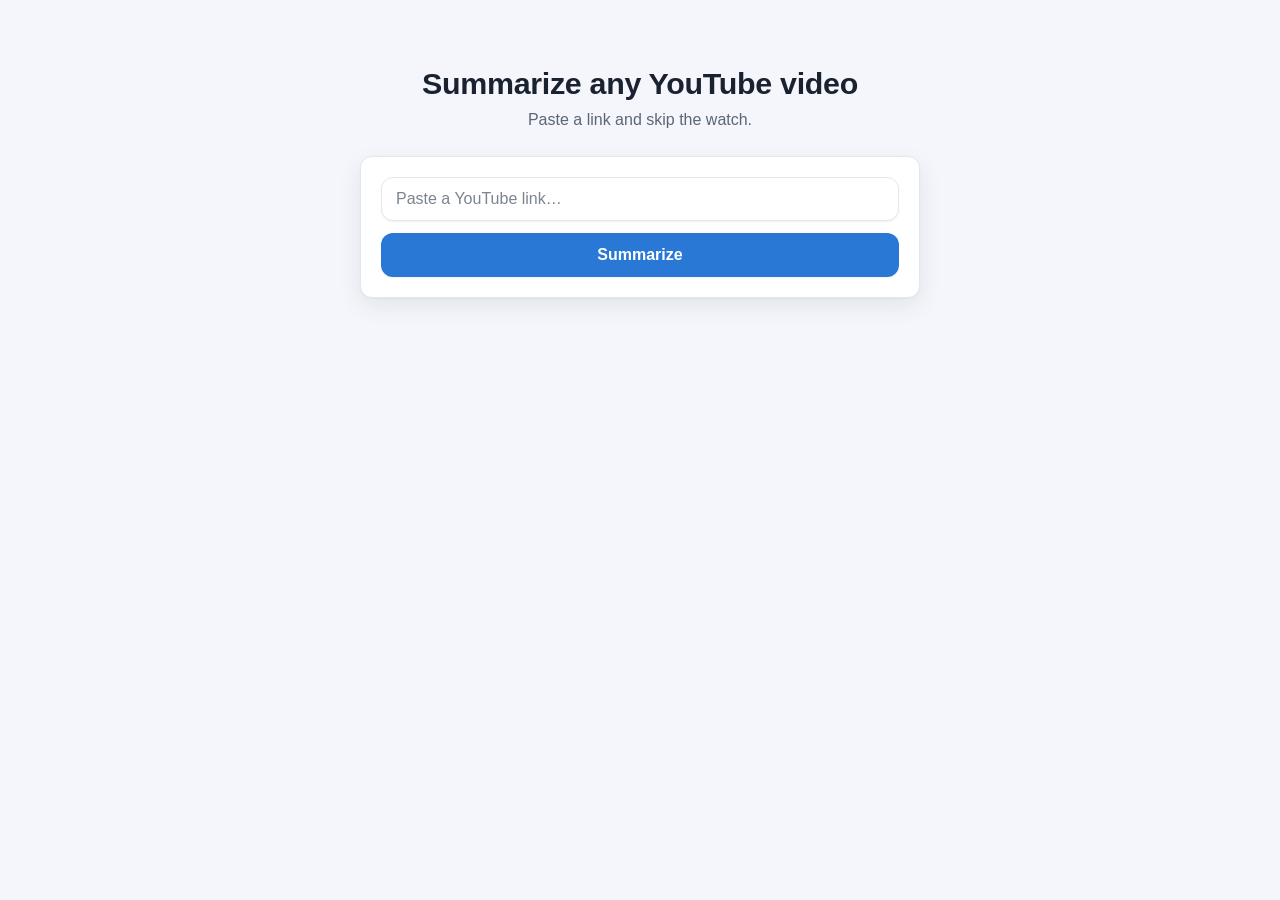
<file: public/index.html>
<!DOCTYPE html>
<html lang="en">
<head>
  <meta charset="UTF-8" />
  <!-- Mobile-first: ensure proper scaling on phones -->
  <meta name="viewport" content="width=device-width, initial-scale=1" />
  <meta name="description" content="TLDW — paste a YouTube link and get a TL;DR, key points, and a cheat sheet. Skip the watch." />
  <title>TLDW — Summarize any YouTube video</title>
  <link rel="stylesheet" href="style.css" />
</head>
<body>
  <!--
    ELEMENT CONTRACT (kept in sync with the id list documented at the top of app.js):
      #summarize-form  — wraps the input + button so Enter submits naturally
      #url-input       — the YouTube link text field
      #summarize-btn   — primary submit button
      #error           — inline error area (aria-live), hidden by default
      #loading         — loading area (spinner + rotating status), hidden by default
      #status-text     — the rotating status line inside #loading (aria-live)
      #results         — results area, hidden by default
      #cached-pill     — subtle "loaded instantly" pill, hidden unless cached
      #tldr-text       — the TL;DR paragraph
      #keypoints-list  — the Key Points <ul>
      #cheatsheet-list — the Cheat Sheet <ul>
      .copy-btn[data-target] — per-card Copy buttons (data-target points at the content id)
      #reset-btn       — "Summarize another" control that resets to the input view
  -->
  <main class="card" role="main">
    <!-- Heading + subtitle -->
    <header class="card__head">
      <h1 class="title">Summarize any YouTube video</h1>
      <p class="subtitle">Paste a link and skip the watch.</p>
    </header>

    <!-- Input + submit. A real <form> so pressing Enter submits naturally. -->
    <form id="summarize-form" class="form" novalidate>
      <label for="url-input" class="visually-hidden">YouTube video link</label>
      <input
        id="url-input"
        name="url"
        class="input"
        type="text"
        inputmode="url"
        autocomplete="off"
        autocapitalize="off"
        spellcheck="false"
        placeholder="Paste a YouTube link…"
        aria-describedby="error"
      />
      <button id="summarize-btn" class="btn btn--primary" type="submit">
        Summarize
      </button>
    </form>

    <!-- Inline error area. aria-live so screen readers announce it. Hidden by default. -->
    <p id="error" class="error" role="alert" aria-live="assertive" hidden></p>

    <!-- Loading area: spinner + rotating status text. Hidden by default. -->
    <div id="loading" class="loading" aria-live="polite" hidden>
      <span class="spinner" aria-hidden="true"></span>
      <span id="status-text" class="status-text">Grabbing the transcript…</span>
    </div>

    <!-- Results area: three labeled cards, each with a Copy button. Hidden by default. -->
    <section id="results" class="results" aria-live="polite" hidden>
      <!-- Subtle pill shown only when the server returns cached: true -->
      <p id="cached-pill" class="pill" hidden>⚡ Loaded instantly</p>

      <!-- TL;DR -->
      <article class="result-card">
        <div class="result-card__head">
          <h2 class="result-card__label">TL;DR</h2>
          <button class="copy-btn" type="button" data-target="tldr-text" aria-label="Copy TL;DR">
            Copy
          </button>
        </div>
        <p id="tldr-text" class="tldr"></p>
      </article>

      <!-- Key Points -->
      <article class="result-card">
        <div class="result-card__head">
          <h2 class="result-card__label">Key Points</h2>
          <button class="copy-btn" type="button" data-target="keypoints-list" aria-label="Copy key points">
            Copy
          </button>
        </div>
        <ul id="keypoints-list" class="bullets"></ul>
      </article>

      <!-- Cheat Sheet -->
      <article class="result-card">
        <div class="result-card__head">
          <h2 class="result-card__label">Cheat Sheet</h2>
          <button class="copy-btn" type="button" data-target="cheatsheet-list" aria-label="Copy cheat sheet">
            Copy
          </button>
        </div>
        <ul id="cheatsheet-list" class="bullets"></ul>
      </article>

      <!-- Reset back to the input view -->
      <button id="reset-btn" class="btn btn--ghost" type="button">
        Summarize another
      </button>
    </section>
  </main>

  <!-- Frontend logic. defer so the DOM is ready before it runs. -->
  <script src="app.js" defer></script>
</body>
</html>
</file>
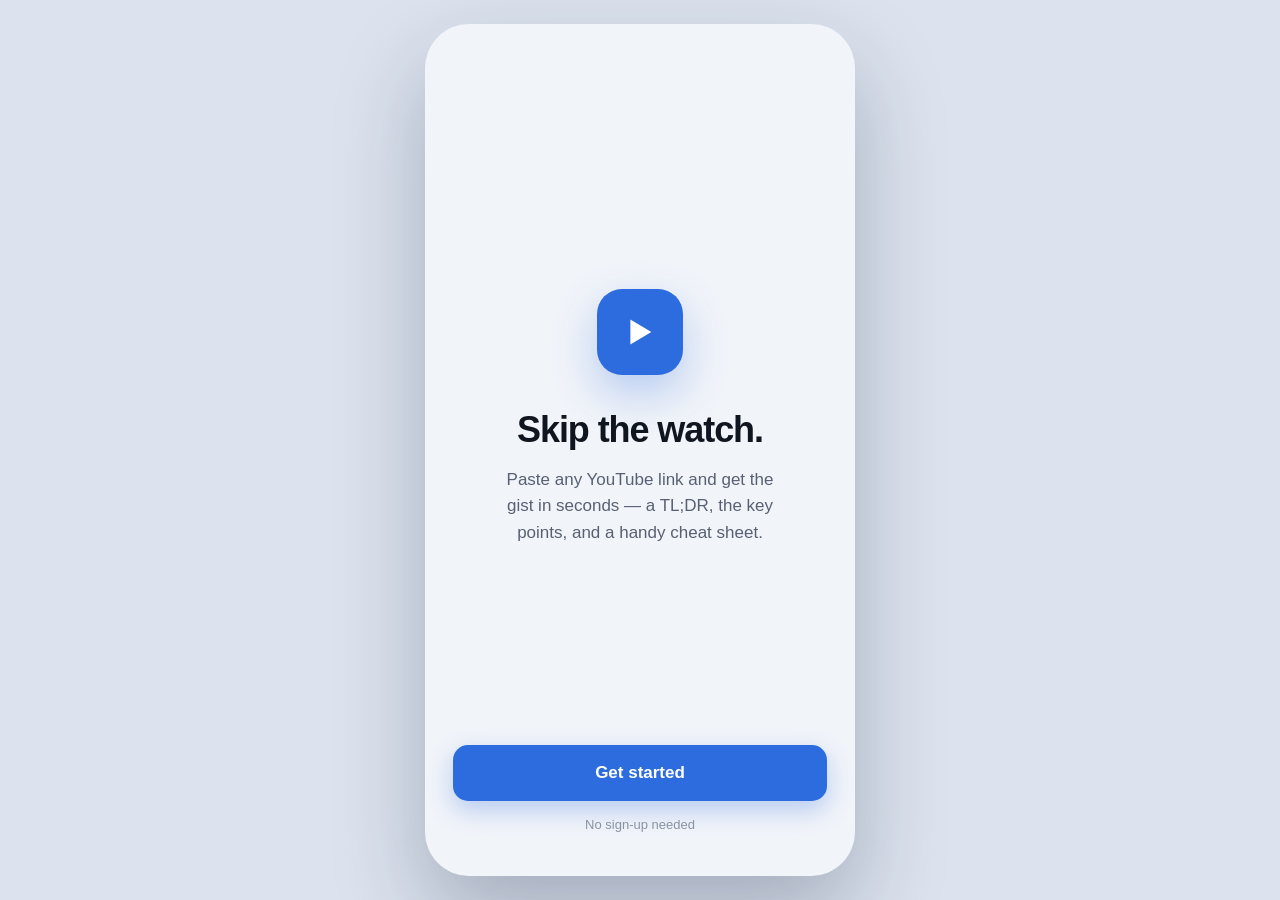
<file: public/app/index.html>
<!DOCTYPE html>
<html lang="en">
<head>
  <meta charset="UTF-8" />
  <!-- viewport-fit=cover is required for env(safe-area-inset-*) on iPhone -->
  <meta name="viewport" content="width=device-width, initial-scale=1, viewport-fit=cover" />
  <meta name="description" content="Gistly — paste a YouTube link and get the gist: a TL;DR, key points, and a cheat sheet." />
  <title>Gistly</title>

  <!-- iOS standalone / home-screen app -->
  <meta name="apple-mobile-web-app-capable" content="yes" />
  <meta name="mobile-web-app-capable" content="yes" />
  <meta name="apple-mobile-web-app-status-bar-style" content="default" />
  <meta name="apple-mobile-web-app-title" content="Gistly" />
  <meta name="theme-color" content="#F1F4F9" media="(prefers-color-scheme: light)" />
  <meta name="theme-color" content="#0E1218" media="(prefers-color-scheme: dark)" />

  <link rel="manifest" href="manifest.webmanifest" />
  <link rel="icon" href="icon.svg" type="image/svg+xml" />
  <link rel="apple-touch-icon" href="icon.svg" />
  <link rel="stylesheet" href="style.css" />
  <script src="app.js" defer></script>
</head>
<body>
<div id="app">

  <!-- ============================ WELCOME ============================ -->
  <section class="screen screen--welcome" id="screen-welcome">
    <div class="welcome-center">
      <div class="welcome-mark">
        <svg width="34" height="34" viewBox="0 0 12 12" aria-hidden="true"><polygon points="2.6,1.6 10,6 2.6,10.4" fill="#fff"></polygon></svg>
      </div>
      <h1 class="welcome-title">Skip the watch.</h1>
      <p class="welcome-sub">Paste any YouTube link and get the gist in seconds — a TL;DR, the key points, and a handy cheat sheet.</p>
    </div>
    <button class="btn-primary" id="welcome-start" type="button">Get started</button>
    <div class="welcome-note">No sign-up needed</div>
  </section>

  <!-- ============================ HOME ============================ -->
  <section class="screen screen--home" id="screen-home" hidden>
    <div class="home-head">
      <div class="brand">
        <span class="brand-mark"><svg width="11" height="11" viewBox="0 0 12 12" aria-hidden="true"><polygon points="2.6,1.6 10,6 2.6,10.4" fill="#fff"></polygon></svg></span>
        <span class="brand-name">Gistly</span>
      </div>
      <button class="icon-btn" id="home-history-btn" type="button" aria-label="History">
        <svg width="20" height="20" viewBox="0 0 24 24" fill="none" aria-hidden="true"><circle cx="12" cy="12" r="9" stroke="currentColor" stroke-width="1.8"></circle><path d="M12 7v5l3.5 2" stroke="currentColor" stroke-width="1.8" stroke-linecap="round" stroke-linejoin="round"></path></svg>
      </button>
    </div>

    <div class="home-body">
      <h1 class="home-h1">Summarize any video.</h1>
      <p class="home-tag">Paste a link and skip the watch.</p>

      <div class="paste-box" id="home-paste">
        <span class="ic"><svg width="18" height="18" viewBox="0 0 20 20" fill="none" aria-hidden="true"><path d="M8.6 11.4a3 3 0 0 0 4.24 0l2.5-2.5a3 3 0 1 0-4.24-4.24l-1 1" stroke="currentColor" stroke-width="1.6" stroke-linecap="round"></path><path d="M11.4 8.6a3 3 0 0 0-4.24 0l-2.5 2.5a3 3 0 1 0 4.24 4.24l1-1" stroke="currentColor" stroke-width="1.6" stroke-linecap="round"></path></svg></span>
        <input class="txt" id="home-input" type="text" inputmode="url" autocomplete="off" autocapitalize="off" spellcheck="false" placeholder="Paste a YouTube link…" aria-label="YouTube link" />
      </div>

      <button class="btn-primary" id="home-submit" type="button">Summarize<span class="arrow">→</span></button>

      <div class="home-nudge" id="home-nudge" hidden></div>

      <div class="chips" id="home-chips"></div>
    </div>

    <div class="share-hint">
      <span class="emoji">⚡</span>
      <span class="copy">Watching on YouTube? Tap <b>Share → Gistly</b> and the summary opens instantly.</span>
    </div>
  </section>

  <!-- ============================ LOADING ============================ -->
  <section class="screen screen--loading" id="screen-loading" hidden>
    <div class="load-thumb" id="load-thumb" hidden>
      <img id="load-thumb-img" alt="" />
      <div class="shim"></div>
    </div>
    <div class="spinner" aria-hidden="true"></div>
    <div class="load-msg" id="load-msg" aria-live="polite">Grabbing the transcript…</div>
    <div class="load-sub">Just a few seconds…</div>
    <button class="load-cancel" id="load-cancel" type="button">Cancel</button>
  </section>

  <!-- ============================ RESULT ============================ -->
  <section class="screen screen--result" id="screen-result" hidden>
    <div class="result-bar">
      <button class="icon-btn icon-btn--sm" id="result-back" type="button" aria-label="Back">
        <svg width="11" height="18" viewBox="0 0 12 20" fill="none" aria-hidden="true"><path d="M10 2L2 10l8 8" stroke="currentColor" stroke-width="2.4" stroke-linecap="round" stroke-linejoin="round"></path></svg>
      </button>
      <div class="actions">
        <button class="icon-btn icon-btn--sm" id="result-fav" type="button" aria-label="Favorite"></button>
        <button class="icon-btn icon-btn--sm" id="result-share" type="button" aria-label="Share">
          <svg width="18" height="18" viewBox="0 0 24 24" fill="none" aria-hidden="true"><path d="M12 15V3m0 0L8 7m4-4 4 4" stroke="currentColor" stroke-width="1.8" stroke-linecap="round" stroke-linejoin="round"></path><path d="M5 12v7a1 1 0 0 0 1 1h12a1 1 0 0 0 1-1v-7" stroke="currentColor" stroke-width="1.8" stroke-linecap="round"></path></svg>
        </button>
      </div>
    </div>

    <div class="result-head">
      <div class="thumb"><img id="result-thumb-img" alt="" /></div>
      <div class="meta-wrap">
        <div class="result-title" id="result-title"></div>
        <div class="result-meta" id="result-meta"></div>
      </div>
    </div>

    <section class="card card--tldr">
      <div class="card-head">
        <span class="card-label">TL;DR</span>
        <button class="copy-btn" id="copy-tldr" type="button">Copy</button>
      </div>
      <p class="tldr-text" id="result-tldr"></p>
    </section>

    <section class="card">
      <div class="card-head">
        <span class="card-label">Key Points</span>
        <button class="copy-btn" id="copy-points" type="button">Copy</button>
      </div>
      <ul class="bullets" id="result-points"></ul>
    </section>

    <section class="card">
      <div class="card-head">
        <span class="card-label">Cheat Sheet</span>
        <button class="copy-btn" id="copy-cheat" type="button">Copy</button>
      </div>
      <ul class="bullets bullets--cheat" id="result-cheat"></ul>
    </section>

    <button class="btn-primary result-again" id="result-again" type="button"><span class="arrow">↻</span>Summarize another</button>

    <!-- share-out bottom sheet -->
    <div class="sheet-overlay" id="shareout" hidden>
      <div class="sheet" role="dialog" aria-label="Share summary">
        <button class="sheet-grab" id="shareout-close" type="button" aria-label="Close"></button>
        <div class="sheet-label">Share summary</div>
        <div class="sheet-preview">
          <div class="tag" id="shareout-tag">TL;DR</div>
          <div class="body" id="shareout-tldr"></div>
        </div>
        <div class="sheet-actions">
          <button class="sheet-btn-ghost" id="shareout-copy" type="button">Copy as text</button>
          <button class="sheet-btn-fill" id="shareout-share" type="button">Share</button>
        </div>
      </div>
    </div>
  </section>

  <!-- ============================ HISTORY ============================ -->
  <section class="screen screen--history" id="screen-history" hidden>
    <div class="history-head">
      <button class="icon-btn icon-btn--sm" id="history-back" type="button" aria-label="Back">
        <svg width="11" height="18" viewBox="0 0 12 20" fill="none" aria-hidden="true"><path d="M10 2L2 10l8 8" stroke="currentColor" stroke-width="2.4" stroke-linecap="round" stroke-linejoin="round"></path></svg>
      </button>
      <h1 class="history-h1">History</h1>
      <span class="history-offline">Available offline</span>
    </div>

    <div class="search">
      <span class="ic"><svg width="17" height="17" viewBox="0 0 20 20" fill="none" aria-hidden="true"><circle cx="9" cy="9" r="6.5" stroke="currentColor" stroke-width="1.7"></circle><path d="M14 14l4 4" stroke="currentColor" stroke-width="1.7" stroke-linecap="round"></path></svg></span>
      <input id="history-search" type="text" placeholder="Search your summaries" aria-label="Search summaries" autocomplete="off" />
    </div>

    <div class="history-list" id="history-list"></div>
    <div class="history-empty" id="history-empty" hidden></div>
  </section>

</div>
</body>
</html>
</file>
<file: public/style.css>
/* TLDW — public/style.css
   Clean, minimal, mobile-first. One accent color only (#2a78d6).
   All colors live in CSS custom properties so dark mode is a single override.
   Selectors below match the exact ids/classes in index.html; app.js only toggles
   the `hidden` attribute (see the [hidden] rule) and the .copied feedback class. */

/* ----------------------------------------------------------------------------
   DESIGN TOKENS (light mode defaults)
   -------------------------------------------------------------------------- */
:root {
  /* The single accent color, plus a darker shade for hover/active states. */
  --accent: #2a78d6;
  --accent-hover: #2266bd;
  --accent-contrast: #ffffff; /* text on top of the accent */

  /* Surfaces & text */
  --bg: #f4f6fb;          /* soft page background */
  --surface: #ffffff;     /* card surface */
  --surface-muted: #eef2f8; /* pills, subtle fills */
  --border: #e2e8f0;      /* hairline borders */
  --text: #1a2230;        /* primary text */
  --text-muted: #5b6675;  /* secondary text */

  /* Status accents (kept neutral / accent-tinted — no second brand color) */
  --error: #c0392b;
  --error-bg: #fdecea;
  --success: #2e7d51;     /* only used for the small "copied!" tick */

  /* Shape & depth */
  --radius: 12px;
  --radius-sm: 8px;
  --tap: 44px;            /* minimum tap target */
  --shadow: 0 1px 2px rgba(16, 24, 40, 0.04),
            0 8px 24px rgba(16, 24, 40, 0.08);
  --shadow-sm: 0 1px 2px rgba(16, 24, 40, 0.06);

  /* Focus ring (accessible, accent-tinted) */
  --focus-ring: 0 0 0 3px rgba(42, 120, 214, 0.35);

  --font: -apple-system, BlinkMacSystemFont, "Segoe UI", Roboto, sans-serif;
}

/* ----------------------------------------------------------------------------
   DARK MODE — clean override, same accent, dark surfaces, legible text
   -------------------------------------------------------------------------- */
@media (prefers-color-scheme: dark) {
  :root {
    --accent: #2a78d6;
    --accent-hover: #3a86e0;
    --accent-contrast: #ffffff;

    --bg: #0f141b;
    --surface: #1a212c;
    --surface-muted: #232c39;
    --border: #2c3644;
    --text: #e7ecf3;
    --text-muted: #9aa6b4;

    --error: #ff8a7a;
    --error-bg: #3a1f1c;
    --success: #74d39d;

    --shadow: 0 1px 2px rgba(0, 0, 0, 0.4),
              0 8px 24px rgba(0, 0, 0, 0.5);
    --shadow-sm: 0 1px 2px rgba(0, 0, 0, 0.4);
    --focus-ring: 0 0 0 3px rgba(58, 134, 224, 0.45);
  }
}

/* ----------------------------------------------------------------------------
   BASE / RESET
   -------------------------------------------------------------------------- */
*,
*::before,
*::after {
  box-sizing: border-box;
}

html {
  -webkit-text-size-adjust: 100%;
}

body {
  margin: 0;
  min-height: 100vh;
  display: flex;
  flex-direction: column;
  align-items: center;
  justify-content: flex-start;
  padding: 24px 16px 48px;
  background: var(--bg);
  color: var(--text);
  font-family: var(--font);
  font-size: 16px;
  line-height: 1.5;
  -webkit-font-smoothing: antialiased;
}

/* The `hidden` attribute must always win, even over the flex layouts below
   (.loading/.results/.pill use display:flex/inline-flex). app.js toggles
   el.hidden to show/hide each area. */
[hidden] {
  display: none !important;
}

/* Visually-hidden but screen-reader-accessible (the input's <label>). */
.visually-hidden {
  position: absolute;
  width: 1px;
  height: 1px;
  padding: 0;
  margin: -1px;
  overflow: hidden;
  clip: rect(0 0 0 0);
  white-space: nowrap;
  border: 0;
}

/* ----------------------------------------------------------------------------
   CENTERED CARD (mobile-first; comfortable max width on desktop)
   -------------------------------------------------------------------------- */
.card {
  width: 100%;
  max-width: 560px;
  margin: 0 auto;
}

/* ----------------------------------------------------------------------------
   HEADER (heading + subtitle)
   -------------------------------------------------------------------------- */
.card__head {
  text-align: center;
  margin-bottom: 24px;
}

.title {
  margin: 8px 0 6px;
  font-size: 1.6rem;
  line-height: 1.25;
  font-weight: 700;
  letter-spacing: -0.01em;
}

.subtitle {
  margin: 0;
  color: var(--text-muted);
  font-size: 1rem;
}

/* ----------------------------------------------------------------------------
   INPUT FORM (the <form> is the surface panel holding input + button)
   -------------------------------------------------------------------------- */
.form {
  background: var(--surface);
  border: 1px solid var(--border);
  border-radius: var(--radius);
  box-shadow: var(--shadow);
  padding: 20px;
}

.input {
  width: 100%;
  min-height: var(--tap);
  padding: 12px 14px;
  font-family: inherit;
  font-size: 1rem;
  color: var(--text);
  background: var(--surface);
  border: 1px solid var(--border);
  border-radius: var(--radius);
  box-shadow: var(--shadow-sm);
  transition: border-color 0.15s ease, box-shadow 0.15s ease;
}

.input::placeholder {
  color: var(--text-muted);
  opacity: 0.8;
}

.input:focus {
  outline: none;
  border-color: var(--accent);
  box-shadow: var(--focus-ring);
}

/* Shared button base; modifiers below set color/width. */
.btn {
  font-family: inherit;
  font-size: 1rem;
  font-weight: 600;
  border-radius: var(--radius);
  cursor: pointer;
}

/* Primary button — the single accent color */
.btn--primary {
  width: 100%;
  min-height: var(--tap);
  margin-top: 12px;
  padding: 12px 18px;
  color: var(--accent-contrast);
  background: var(--accent);
  border: none;
  box-shadow: var(--shadow-sm);
  transition: background-color 0.15s ease, transform 0.05s ease;
}

.btn--primary:hover {
  background: var(--accent-hover);
}

.btn--primary:active {
  transform: translateY(1px);
}

.btn--primary:focus-visible {
  outline: none;
  box-shadow: var(--focus-ring);
}

.btn--primary:disabled {
  opacity: 0.6;
  cursor: not-allowed;
}

/* Inline error message near the input */
.error {
  margin: 12px 0 0;
  padding: 10px 12px;
  font-size: 0.92rem;
  color: var(--error);
  background: var(--error-bg);
  border-radius: var(--radius-sm);
}

/* ----------------------------------------------------------------------------
   LOADING AREA (spinner + rotating status text)
   -------------------------------------------------------------------------- */
.loading {
  margin-top: 24px;
  display: flex;
  flex-direction: column;
  align-items: center;
  gap: 14px;
  text-align: center;
}

/* CSS keyframe spinner — accent ring on a faint track */
.spinner {
  width: 36px;
  height: 36px;
  border-radius: 50%;
  border: 3px solid var(--surface-muted);
  border-top-color: var(--accent);
  animation: spin 0.8s linear infinite;
}

@keyframes spin {
  to {
    transform: rotate(360deg);
  }
}

/* Gracefully stop the animation for motion-sensitive users */
@media (prefers-reduced-motion: reduce) {
  .spinner {
    animation-duration: 2s;
  }
}

.status-text {
  margin: 0;
  color: var(--text-muted);
  font-size: 0.98rem;
}

/* ----------------------------------------------------------------------------
   RESULTS AREA — three labeled cards, each with a corner Copy button
   -------------------------------------------------------------------------- */
.results {
  margin-top: 24px;
  display: flex;
  flex-direction: column;
  gap: 16px;
}

/* The subtle "loaded instantly" pill (shown only when cached === true) */
.pill {
  align-self: center;
  display: inline-flex;
  align-items: center;
  gap: 6px;
  margin: 0;
  padding: 6px 12px;
  font-size: 0.82rem;
  font-weight: 600;
  color: var(--accent);
  background: var(--surface-muted);
  border-radius: 999px;
}

/* A result card. position: relative so the Copy button can pin to the corner. */
.result-card {
  position: relative;
  background: var(--surface);
  border: 1px solid var(--border);
  border-radius: var(--radius);
  box-shadow: var(--shadow);
  padding: 18px 18px 20px;
}

.result-card__label {
  margin: 0 0 12px;
  /* leave room for the corner Copy button */
  padding-right: 76px;
  font-size: 0.78rem;
  font-weight: 700;
  letter-spacing: 0.06em;
  text-transform: uppercase;
  color: var(--accent);
}

.result-card .tldr {
  margin: 0;
  color: var(--text);
}

/* Readable bullet spacing for Key Points / Cheat Sheet */
.result-card .bullets {
  margin: 0;
  padding-left: 1.2em;
  color: var(--text);
}

.result-card li {
  margin-bottom: 8px;
}

.result-card li:last-child {
  margin-bottom: 0;
}

/* Corner Copy button — 44px tap target, quiet until hovered/focused */
.copy-btn {
  position: absolute;
  top: 12px;
  right: 12px;
  min-height: 36px;          /* visual size */
  min-width: 44px;           /* keep a comfortable tap width */
  padding: 6px 12px;
  font-family: inherit;
  font-size: 0.82rem;
  font-weight: 600;
  color: var(--accent);
  background: var(--surface-muted);
  border: 1px solid var(--border);
  border-radius: var(--radius-sm);
  cursor: pointer;
  transition: background-color 0.15s ease, color 0.15s ease;
}

.copy-btn:hover {
  background: var(--accent);
  color: var(--accent-contrast);
}

.copy-btn:focus-visible {
  outline: none;
  box-shadow: var(--focus-ring);
}

/* "Copied!" feedback — app.js toggles .copied for a brief moment */
.copy-btn.copied {
  color: var(--accent-contrast);
  background: var(--success);
  border-color: var(--success);
}

/* ----------------------------------------------------------------------------
   "Summarize another" reset button at the bottom of results (ghost style)
   -------------------------------------------------------------------------- */
.btn--ghost {
  align-self: center;
  min-height: var(--tap);
  display: inline-flex;
  align-items: center;
  justify-content: center;
  margin-top: 4px;
  padding: 10px 16px;
  font-size: 0.95rem;
  color: var(--accent);
  background: transparent;
  border: none;
}

.btn--ghost:hover {
  text-decoration: underline;
}

.btn--ghost:focus-visible {
  outline: none;
  box-shadow: var(--focus-ring);
}

/* ----------------------------------------------------------------------------
   DESKTOP REFINEMENT — slightly larger heading, no layout change
   -------------------------------------------------------------------------- */
@media (min-width: 600px) {
  body {
    padding-top: 56px;
  }

  .title {
    font-size: 1.9rem;
  }
}
</file>
<file: public/app/style.css>
/* Gistly — mobile app (public/app/style.css)
   Faithful port of the "Gistly Phone" design. iOS-first, light/dark via
   prefers-color-scheme, real safe-area insets (the mock's device chrome —
   status bar, dynamic island, home indicator — is intentionally stripped). */

/* ----------------------------------------------------------------------------
   THEME TOKENS  (values lifted exactly from the design's renderVals theme)
   -------------------------------------------------------------------------- */
:root {
  --acc: #2D6CDF;
  --acc-soft: color-mix(in srgb, var(--acc) 11%, #ffffff);
  --acc-ring: color-mix(in srgb, var(--acc) 30%, transparent);
  --bg: #F1F4F9;
  --card: #FFFFFF;
  --text: #101620;
  --soft: #586173;
  --faint: #8A93A3;
  --border: #E8ECF2;

  --safe-top: max(env(safe-area-inset-top), 18px);
  --safe-bottom: max(env(safe-area-inset-bottom), 16px);
  --pt: var(--safe-top);

  --font: -apple-system, BlinkMacSystemFont, 'Segoe UI', Roboto, Helvetica, Arial, sans-serif;
  --maxw: 430px;
}

@media (prefers-color-scheme: dark) {
  :root {
    --acc: #2D6CDF;
    --acc-soft: color-mix(in srgb, var(--acc) 22%, #171D25);
    --bg: #0E1218;
    --card: #171D25;
    --text: #EAEEF5;
    --soft: #9CA7B4;
    --faint: #69727F;
    --border: #262E39;
  }
}

/* ----------------------------------------------------------------------------
   RESET / SHELL
   -------------------------------------------------------------------------- */
* { box-sizing: border-box; }
html, body { margin: 0; padding: 0; }

body {
  font-family: var(--font);
  background: var(--bg);
  color: var(--text);
  -webkit-font-smoothing: antialiased;
  text-rendering: optimizeLegibility;
}

#app {
  position: relative;
  width: 100%;
  max-width: var(--maxw);
  margin: 0 auto;
  min-height: 100dvh;
  background: var(--bg);
  overflow: hidden; /* clips the bottom sheets to the app column */
}

/* On a wide screen, frame the app like a phone. */
@media (min-width: 480px) {
  body {
    background: #DCE3EE;
    display: flex;
    align-items: center;
    justify-content: center;
    min-height: 100dvh;
    padding: 24px;
  }
  @media (prefers-color-scheme: dark) { body { background: #05070b; } }
  #app {
    height: min(900px, calc(100dvh - 48px));
    min-height: 0;
    overflow-y: auto;
    border-radius: 44px;
    box-shadow: 0 40px 90px rgba(20, 33, 61, 0.28);
    scrollbar-width: none;
  }
  #app::-webkit-scrollbar { display: none; }
}

[hidden] { display: none !important; }

/* ----------------------------------------------------------------------------
   SHARED ATOMS
   -------------------------------------------------------------------------- */
.screen { min-height: 100dvh; display: flex; flex-direction: column; }
@media (min-width: 480px) { .screen { min-height: 100%; } }

.btn-primary {
  appearance: none;
  border: none;
  cursor: pointer;
  width: 100%;
  height: 56px;
  border-radius: 15px;
  background: var(--acc);
  color: #fff;
  font-size: 17px;
  font-weight: 680;
  box-shadow: 0 9px 24px var(--acc-ring);
  display: flex;
  align-items: center;
  justify-content: center;
  gap: 8px;
}
.btn-primary:active { transform: translateY(1px); }
.btn-primary .arrow { font-size: 18px; line-height: 1; }

.icon-btn {
  appearance: none;
  cursor: pointer;
  width: 44px;
  height: 44px;
  border-radius: 13px;
  border: 1px solid var(--border);
  background: var(--card);
  color: var(--soft);
  display: flex;
  align-items: center;
  justify-content: center;
  flex: none;
}
.icon-btn--sm { width: 40px; height: 40px; border-radius: 12px; color: var(--text); }

.brand { display: flex; align-items: center; gap: 8px; }
.brand-mark {
  width: 26px; height: 26px; border-radius: 8px; background: var(--acc);
  display: flex; align-items: center; justify-content: center; flex: none;
}
.brand-name { font-size: 17px; font-weight: 740; letter-spacing: -0.02em; color: var(--text); }

:focus-visible { outline: none; box-shadow: 0 0 0 3px var(--acc-ring); }

/* ----------------------------------------------------------------------------
   WELCOME
   -------------------------------------------------------------------------- */
.screen--welcome {
  box-sizing: border-box;
  padding: calc(var(--pt) + 48px) 28px calc(var(--safe-bottom) + 28px);
  text-align: center;
  align-items: center;
}
.welcome-center { flex: 1; display: flex; flex-direction: column; align-items: center; justify-content: center; }
.welcome-mark {
  width: 86px; height: 86px; border-radius: 25px; background: var(--acc);
  display: flex; align-items: center; justify-content: center;
  box-shadow: 0 18px 44px var(--acc-ring); margin-bottom: 34px;
}
.welcome-title { font-size: 36px; font-weight: 780; letter-spacing: -0.03em; margin: 0 0 16px; color: var(--text); }
.welcome-sub { font-size: 17px; line-height: 1.55; color: var(--soft); margin: 0; max-width: 290px; }
.welcome-note { margin-top: 16px; font-size: 13px; color: var(--faint); }
.screen--welcome .btn-primary { margin-top: auto; }

/* ----------------------------------------------------------------------------
   HOME
   -------------------------------------------------------------------------- */
.screen--home {
  box-sizing: border-box;
  padding: calc(var(--pt) + 4px) 20px calc(var(--safe-bottom) + 22px);
}
.home-head { display: flex; align-items: center; justify-content: space-between; }
.home-body { flex: 1; display: flex; flex-direction: column; justify-content: center; }
.home-h1 { font-size: 30px; font-weight: 780; letter-spacing: -0.03em; line-height: 1.12; margin: 0 0 10px; color: var(--text); }
.home-tag { font-size: 16px; color: var(--soft); margin: 0 0 24px; line-height: 1.45; }

.paste-box {
  appearance: none; cursor: pointer; text-align: left;
  display: flex; align-items: center; gap: 11px;
  width: 100%; height: 58px; border-radius: 15px;
  border: 1.5px solid var(--border); background: var(--card);
  padding: 0 14px; box-shadow: 0 2px 10px rgba(20, 33, 61, 0.05);
}
.paste-box .ic { color: var(--faint); display: flex; flex: none; }
.paste-box .txt { flex: 1; min-width: 0; border: none; outline: none; background: transparent; font-family: inherit; font-size: 15.5px; color: var(--text); }
.paste-box .txt::placeholder { color: var(--faint); opacity: 1; }
.paste-box:focus-within { border-color: var(--acc); box-shadow: 0 0 0 3px var(--acc-ring); }

.screen--home .btn-primary { margin-top: 11px; }

.home-nudge { margin-top: 12px; font-size: 14px; color: var(--acc); text-align: center; }
.home-nudge.is-error { color: #d6483b; }
@media (prefers-color-scheme: dark) { .home-nudge.is-error { color: #ff8a7a; } }

.chips { display: flex; flex-wrap: wrap; gap: 8px; margin-top: 18px; }
.chip {
  appearance: none; cursor: pointer;
  display: inline-flex; align-items: center; gap: 6px;
  background: var(--card); border: 1px solid var(--border); color: var(--soft);
  font-size: 13px; font-weight: 560; padding: 8px 12px; border-radius: 11px;
}
.chip svg { color: currentColor; }

.share-hint {
  display: flex; align-items: center; gap: 10px;
  background: var(--acc-soft); border-radius: 14px; padding: 13px 14px;
}
.share-hint .emoji { font-size: 18px; flex: none; }
.share-hint .copy { font-size: 13.5px; line-height: 1.35; color: var(--text); }

/* ----------------------------------------------------------------------------
   LOADING
   -------------------------------------------------------------------------- */
.screen--loading {
  box-sizing: border-box;
  align-items: center; justify-content: center; text-align: center;
  padding: calc(var(--pt) + 24px) 28px calc(var(--safe-bottom) + 60px);
}
.load-thumb {
  position: relative; width: 100%; max-width: 300px; aspect-ratio: 16/9;
  border-radius: 16px; overflow: hidden; box-shadow: 0 14px 36px rgba(15, 24, 45, 0.2);
  margin-bottom: 28px; background: var(--border);
}
.load-thumb img { width: 100%; height: 100%; object-fit: cover; display: block; }
.load-thumb .shim {
  position: absolute; inset: 0;
  background: linear-gradient(110deg, transparent 28%, rgba(255, 255, 255, 0.3) 50%, transparent 72%);
  background-size: 180% 100%; animation: g-shim 1.5s linear infinite;
}
.spinner {
  width: 40px; height: 40px; border-radius: 50%;
  border: 3px solid var(--border); border-top-color: var(--acc);
  animation: g-spin 0.8s linear infinite; margin-bottom: 18px;
}
.load-msg { font-size: 19px; font-weight: 660; letter-spacing: -0.01em; color: var(--text); }
.load-sub { font-size: 14px; color: var(--faint); margin-top: 6px; }
.load-cancel {
  appearance: none; cursor: pointer; margin-top: 28px;
  background: transparent; border: none; color: var(--soft);
  font-family: inherit; font-size: 15px; font-weight: 600;
  padding: 10px 18px; border-radius: 12px;
}

@keyframes g-spin { to { transform: rotate(360deg); } }
@keyframes g-shim { 0% { background-position: -180% 0; } 100% { background-position: 180% 0; } }
@keyframes g-sheet { from { transform: translateY(100%); } to { transform: none; } }
@media (prefers-reduced-motion: reduce) {
  .spinner { animation-duration: 1.6s; }
  .load-thumb .shim { animation: none; }
}

/* ----------------------------------------------------------------------------
   RESULT
   -------------------------------------------------------------------------- */
.screen--result {
  box-sizing: border-box;
  padding: var(--pt) 16px calc(var(--safe-bottom) + 22px);
}
.result-bar { display: flex; align-items: center; justify-content: space-between; margin-bottom: 14px; }
.result-bar .actions { display: flex; gap: 8px; }
.result-head { display: flex; align-items: center; gap: 12px; margin-bottom: 14px; }
.result-head .thumb {
  width: 84px; min-width: 84px; aspect-ratio: 16/9; border-radius: 11px;
  overflow: hidden; box-shadow: 0 5px 14px rgba(15, 24, 45, 0.16); background: var(--border);
}
.result-head .thumb img { width: 100%; height: 100%; object-fit: cover; display: block; }
.result-head .meta-wrap { min-width: 0; }
.result-title {
  font-weight: 700; font-size: 15px; line-height: 1.25; color: var(--text);
  display: -webkit-box; -webkit-line-clamp: 2; -webkit-box-orient: vertical; overflow: hidden;
}
.result-meta { font-size: 12.5px; color: var(--faint); margin-top: 3px; }

.card {
  background: var(--card); border: 1px solid var(--border); border-radius: 16px;
  padding: 16px; margin-bottom: 12px; box-shadow: 0 2px 10px rgba(20, 33, 61, 0.05);
}
.card--tldr {
  background: var(--acc-soft); border-color: var(--acc-ring);
}
.card-head { display: flex; align-items: center; justify-content: space-between; }
.card-label { font-size: 12px; font-weight: 740; letter-spacing: 0.06em; text-transform: uppercase; color: var(--faint); }
.card--tldr .card-label { font-weight: 760; color: var(--acc); }

.copy-btn {
  appearance: none; cursor: pointer; background: transparent;
  border: 1px solid var(--border); color: var(--soft);
  font-size: 12.5px; font-weight: 620; padding: 5px 10px; border-radius: 9px;
}
.copy-btn.is-copied { color: var(--acc); }
.card--tldr .copy-btn { border-color: var(--acc-ring); color: var(--acc); }

.card--tldr .tldr-text { font-size: 15.5px; line-height: 1.55; margin: 11px 0 0; color: var(--text); }

.bullets { list-style: none; margin: 13px 0 0; padding: 0; display: flex; flex-direction: column; gap: 12px; }
.bullets li { display: flex; gap: 11px; }
.bullets .dot { margin-top: 7px; width: 6px; height: 6px; min-width: 6px; border-radius: 50%; background: var(--acc); opacity: 0.6; }
.bullets .check { color: var(--acc); font-weight: 800; flex: none; }
.bullets .b-text { font-size: 14.5px; line-height: 1.5; color: var(--text); }
.bullets--cheat { }
.bullets--cheat li { gap: 10px; }

.result-again { height: 54px; border-radius: 14px; font-size: 16px; font-weight: 660; box-shadow: 0 8px 22px var(--acc-ring); }

/* share-out sheet */
.sheet-overlay {
  position: fixed; inset: 0; z-index: 80;
  background: rgba(8, 12, 20, 0.4);
  display: flex; flex-direction: column; justify-content: flex-end; align-items: center;
}
.sheet {
  width: 100%; max-width: var(--maxw);
  background: var(--card); border-radius: 24px 24px 0 0;
  padding: 10px 18px calc(var(--safe-bottom) + 26px);
  animation: g-sheet 0.28s ease;
}
/* grab handle doubles as a "close" button — full-width tap area, small visible bar */
button.sheet-grab { appearance: none; border: none; background: transparent; cursor: pointer; display: block; width: 100%; padding: 6px 0 14px; margin: 0; }
button.sheet-grab::before { content: ''; display: block; width: 38px; height: 5px; border-radius: 99px; background: var(--border); margin: 0 auto; }
.sheet-label { font-size: 13px; font-weight: 680; letter-spacing: 0.05em; text-transform: uppercase; color: var(--faint); margin-bottom: 12px; }
.sheet-preview { border: 1px solid var(--border); border-radius: 14px; padding: 14px; margin-bottom: 16px; }
.sheet-preview .tag { font-size: 11.5px; font-weight: 700; color: var(--acc); letter-spacing: 0.06em; text-transform: uppercase; margin-bottom: 6px; }
.sheet-preview .body { font-size: 13.5px; line-height: 1.5; color: var(--text); display: -webkit-box; -webkit-line-clamp: 3; -webkit-box-orient: vertical; overflow: hidden; }
.sheet-actions { display: flex; gap: 10px; }
.sheet-actions button { appearance: none; cursor: pointer; flex: 1; height: 50px; border-radius: 13px; font-size: 15px; font-weight: 620; }
.sheet-btn-ghost { border: 1.5px solid var(--border); background: transparent; color: var(--text); }
.sheet-btn-ghost.is-copied { color: var(--acc); }
.sheet-btn-fill { border: none; background: var(--acc); color: #fff; font-weight: 660; }

/* ----------------------------------------------------------------------------
   HISTORY
   -------------------------------------------------------------------------- */
.screen--history {
  box-sizing: border-box;
  padding: var(--pt) 16px calc(var(--safe-bottom) + 22px);
}
.history-head { display: flex; align-items: center; gap: 12px; margin-bottom: 6px; }
.history-h1 { font-size: 26px; font-weight: 760; letter-spacing: -0.02em; margin: 0; color: var(--text); }
.history-offline { margin-left: auto; font-size: 11.5px; font-weight: 600; color: var(--soft); background: var(--acc-soft); padding: 5px 10px; border-radius: 999px; }

.search {
  display: flex; align-items: center; gap: 9px;
  background: var(--card); border: 1px solid var(--border); border-radius: 13px;
  padding: 0 13px; height: 46px; margin: 12px 0 16px;
}
.search .ic { color: var(--faint); display: flex; flex: none; }
.search input { border: none; outline: none; background: transparent; flex: 1; font-size: 15px; color: var(--text); font-family: inherit; }

.history-list { display: flex; flex-direction: column; gap: 10px; }
.history-item {
  display: flex; align-items: center; gap: 12px;
  background: var(--card); border: 1px solid var(--border); border-radius: 15px;
  padding: 11px; box-shadow: 0 2px 8px rgba(20, 33, 61, 0.04);
}
.history-open {
  appearance: none; border: none; background: transparent; cursor: pointer; padding: 0;
  display: flex; align-items: center; gap: 12px; flex: 1; min-width: 0; text-align: left;
}
.history-open .thumb { width: 74px; min-width: 74px; aspect-ratio: 16/9; border-radius: 10px; overflow: hidden; flex: none; background: var(--border); }
.history-open .thumb img { width: 100%; height: 100%; object-fit: cover; display: block; }
.history-open .info { min-width: 0; flex: 1; }
.history-open .h-title { font-size: 14.5px; font-weight: 660; line-height: 1.25; color: var(--text); overflow: hidden; text-overflow: ellipsis; white-space: nowrap; }
.history-open .h-snip { font-size: 12.5px; color: var(--soft); margin-top: 3px; line-height: 1.35; display: -webkit-box; -webkit-line-clamp: 2; -webkit-box-orient: vertical; overflow: hidden; }
.history-open .h-time { font-size: 11.5px; color: var(--faint); margin-top: 4px; }
.history-fav { appearance: none; border: none; background: transparent; cursor: pointer; padding: 6px; flex: none; display: flex; }
.history-empty { text-align: center; padding: 50px 20px; color: var(--faint); font-size: 14.5px; }
</file>
